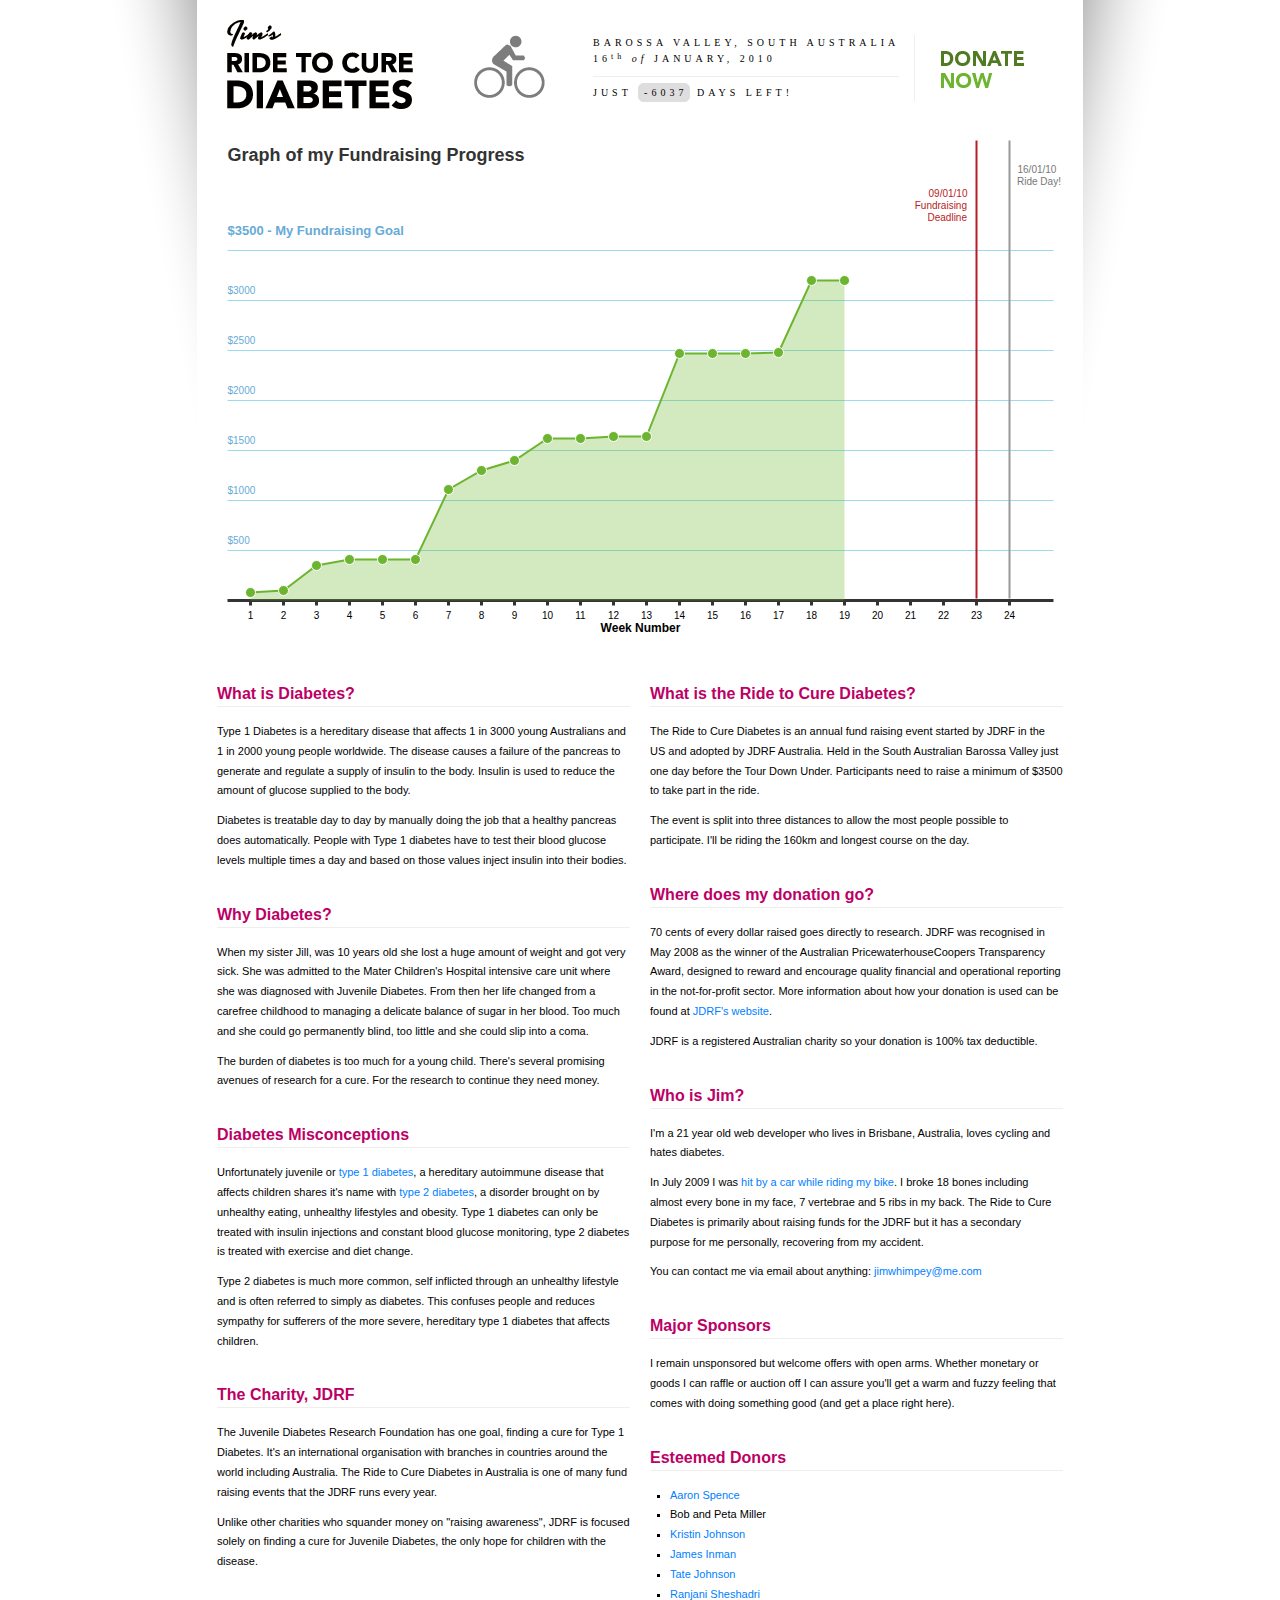
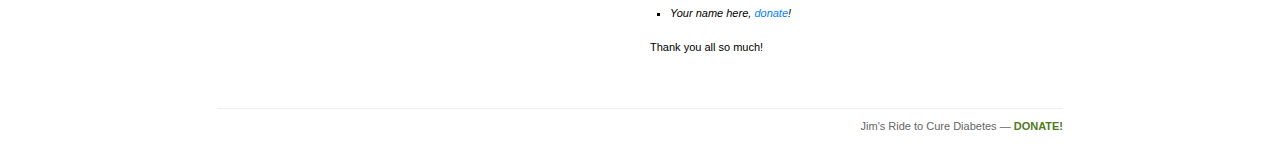
<file: index.html>
<!DOCTYPE html>

<html lang="en">

	<head>
		
		<title>Jim's Ride to Cure Diabetes</title>
		
		<link rel="stylesheet" type="text/css" media="screen, projection" href="./style.css" />
	
		<script type="text/javascript" charset="utf-8" src="./scripts/jquery.min.js"></script>
		<script type="text/javascript" charset="utf-8" src="./scripts/raphael.min.js"></script>
		
		<script type="text/javascript" charset="utf-8">
			
			$(function(){
			
				// Work out how many days left
				// Today's date
				var nowDate = new Date();
				// Date of the ride
				var rideDate = new Date("January 15, 2010");
				// Do the maths
				var difference = (rideDate.getTime()/1000) - (nowDate.getTime()/1000);
				// Work out how many days that is and round it and put it into the HTML
				var daysToGo = Math.floor(difference/60/60/24);
				// Put it into the HTML
				$(".days-remaining span").html(daysToGo);
				
				
				// =======================================
				
				
				// Graph Stuff, first crete the canvas
				var paper = Raphael(document.getElementById("graph"), 846, 500);

				// Draw the X axis and label it
				paper.path("M 10 460 L 836 460").attr({stroke: "#333", "stroke-width": "3"});
				var xLabel = paper.text(423, 488, "Week Number").attr({"font-family": "Helvetica, Arial", "font-size": 12, "font-weight": "bold"});
				
				// Draw a marker along the X axis for each week and give each one a label
				for (var i = 1; i < 25; i++) {
					paper.path("M " + i * 33 + " 460 L " + i * 33 + " 465").attr({stroke: "#333", "stroke-width": "3"});
					paper.text(i * 33, 475, i);
				};
				
				// Draw top line and the title of the graph
				paper.text(10, 15, "Graph of my Fundraising Progress").attr({"fill": "#333", "text-anchor": "start", "font-size": "18px", "font-weight": "bold"});
				
				// Draw the fundraising milestone lines
				var startline = 110;
				// The major milestone line
				paper.path("M 10 110 L 836 " + startline).attr({stroke: "#9ADBEE", "stroke-width": "1"});
				paper.text(10, 90, "$3500 - My Fundraising Goal").attr({"fill": "#67ABD7", "text-anchor": "start", "font-size": "13px", "font-weight": "bold"});
				// The rest of the lines
				for (var i = 3000; i >= 500; i = i-500) {
					paper.path("M 10 " + (startline + (i/10)) + " L 836 " + (startline + (i/10))).attr({stroke: "#9ADBEE", "stroke-width": "1"});
					paper.text(10, (startline + (i/10)) - 10, "$" + (3500 - i)).attr({"fill": "#67ABD7", "text-anchor": "start"});
				};
				
				// Array of fundraising data
				var data = new Array();
				data[1] = 100;
				data[2] = 350;
				data[3] = 410;
				data[4] = 410;
				data[5] = 410;
				data[6] = 1110;
				data[7] = 1300;
				data[8] = 1400;
				data[9] = 1620;
				data[10] = 1620;
				data[11] = 1640;
				data[12] = 1640;
				data[13] = 2470;
				data[14] = 2470;
				data[15] = 2470;
				data[16] = 2480;
				data[17] = 3197;
				data[18] = 3197;
				
				// Initialise the line and start positions
				var line = "";
				var xPosition = 33;
				var yPosition = 452;
				
				// First move into position
				line += "M " + xPosition + " " + yPosition;
				
				// Initialise arrays of stuff
				var circles = new Array();
				var labels = new Array();
				var labelbgs = new Array();
				
				// Draw the first circle and put it in the array
				var circle = paper.circle(xPosition, yPosition, 5).attr({"fill": "#6DB530", "stroke-width": "1", "stroke": "#ffffff"}).toFront();
				circles.push(circle);
				
				// Loop through the data creating the SVG string for drawing the graph
				// Draw the circles and blanket fill the underneath area.
				for (var i=1; i < data.length; i++) {
					
					// Convert the money raised into pixels
					var week = Math.round(data[i]/10);
					// X and Y positions
					xPosition += 33;
					yPosition = 460 - week;
					
					// Create the line
					line += " L " + xPosition + " " + yPosition + "\n";
					
					// Draw the circle and add it to the array
					var circle = paper.circle(xPosition, yPosition, 5).attr({"fill": "#6DB530", "stroke-width": "1", "stroke": "#ffffff"}).toFront();
					circles.push(circle);
					
					// Create the label background and add it to the array
					var labelbg = paper.rect(xPosition - 23, yPosition - 30, 46, 18, 5).attr({"fill": "#6DB530", "stroke-width": "0"}).toFront();
					labelbg.attr({"opacity": "0"});
					labelbgs.push(labelbg);
					
					// Create the label and add it to the array
					var label = paper.text(xPosition, yPosition - 20, "$" + data[i]).attr({"fill": "#ffffff", "font-weight": "bold", "font-size": "12px"}).toFront();
					label.attr({"opacity": "0"});
					labels.push(label);
					
				};
				
				// Draw the line
				paper.path(line).attr({"stroke": "#6DB530", "stroke-width": "2"});
				
				// Create the blanket fill
				var blanket = line + "L" + xPosition + " 460 L 33 460 L 33 452";
				paper.path(blanket).attr({"stroke-width": "0", "fill": "#6DB530", "fill-opacity": 0.3});
				
				// Create and attach events for the highlighting of each dot and
				// fading in of each dot's label and value.
				$(circles).each(function (i) {
					circles[i].node.style.cursor = "pointer";
					circles[i].toFront();
					if (i < labelbgs.length) {
						labelbgs[i].toFront();
						labels[i].toFront();	
					}
					$(circles[i].node).mouseover(function(){
						circles[i].toFront();
						circles[i].animate({"r": "8"}, 200);
						labelbgs[i-1].animate({"opacity": "1"}, 200);
						labels[i-1].animate({"opacity": "1"}, 200);
						return false;
					});
					$(circles[i].node).mouseout(function(){
						circles[i].animate({"r": "5"}, 200);
						labelbgs[i-1].animate({"opacity": 0}, 200);
						labels[i-1].animate({"opacity": 0}, 200);
						return false;
					});
				});
				
				// Draw the ride line and give it a label
				paper.path("M 792 458 L 792 0").attr({stroke: "#999", "stroke-width": "2"});
				paper.text(800, 35, "16/01/10\nRide Day!").attr({"text-anchor": "start", "fill": "#777"});
				// Draw the fundraising deadline and give it a label
				paper.path("M 759 458 L 759 0").attr({stroke: "#B81D25", "stroke-width": "2"});
				paper.text(750, 65, "09/01/10\nFundraising\nDeadline").attr({"text-anchor": "end", "fill": "#B81D25"});
				
				
			});
			
		</script>
		
	</head>

	<body>
		
		<div id="header">
			
			<h1>Jim's Ride to Cure Diabetes</h1>
			
			<div id="bike"></div>
			
			<div id="information">
				<p class="location">	
					Barossa Valley, South Australia <br />
					16<sup>th</sup> <span>of</span> January, 2010</p>
				<p class="days-remaining">	
					Just <span>0</span> days left!</p>
			</div>
			
			<div id="donate-now">
				<a href="http://ride.jdrf.org.au/teamParticipant.asp?participantID=35">Donate Now</a>
			</div>
			
		</div>
		
		<div id="graph"></div>
		
		<div id="content">
			
			<div class="column">
				
				<h2>What is Diabetes?</h2>
				
				<p>	Type 1 Diabetes is a hereditary disease that affects 1 in 3000 young Australians
					and 1 in 2000 young people worldwide. The disease causes a failure of the pancreas 
					to generate and regulate a supply of insulin to the body. Insulin is used to 
					reduce the amount of glucose supplied to the body.</p>
					
				<p> Diabetes is treatable day to day by manually doing the job that a healthy pancreas 
					does automatically. People with Type 1 diabetes have to test their blood glucose
					levels multiple times a day and based on those values inject insulin into their 
					bodies.</p>
				
				<h2>Why Diabetes?</h2>
				
				<p>	When my sister Jill, was 10 years old she lost a huge amount of weight 
					and got very sick. She was admitted to the Mater Children's Hospital intensive 
					care unit where she was diagnosed with Juvenile Diabetes. From then her life changed 
					from a carefree childhood to managing a delicate balance of sugar in her blood. Too much 
					and she could go permanently blind, too little and she could slip into a coma.</p>
					
				<p>	The burden of diabetes is too much for a young child. There's several promising avenues 
					of research for a cure. For the research to continue they need money.</p>
				
				<h2>Diabetes Misconceptions</h2>
				
				<p>	Unfortunately juvenile or <a href="http://en.wikipedia.org/wiki/Diabetes_mellitus_type_1">
					type 1 diabetes</a>, a hereditary autoimmune disease that affects children 
					shares it's name with <a href="http://en.wikipedia.org/wiki/Diabetes_mellitus_type_2">
					type 2 diabetes</a>, a disorder brought on by unhealthy eating, unhealthy lifestyles 
					and obesity. Type 1 diabetes can only be treated with insulin injections and constant 
					blood glucose monitoring, type 2 diabetes is treated with exercise and diet change.</p>
					
				<p>	Type 2 diabetes is much more common, self inflicted through an unhealthy lifestyle and 
					is often referred to simply as diabetes. This confuses people and reduces sympathy for 
					sufferers of the more severe, hereditary type 1 diabetes that affects children.</p>
				
				<h2>The Charity, JDRF</h2>
				
				<p>	The Juvenile Diabetes Research Foundation has one goal, finding a cure 
					for Type 1 Diabetes. It's an international organisation with branches in 
					countries around the world including Australia. The Ride to Cure Diabetes in 
					Australia is one of many fund raising events that the JDRF runs every 
					year.</p>
					
				<p> Unlike other charities who squander money on "raising awareness", JDRF is focused 
					solely on finding a cure for Juvenile Diabetes, the only hope for children with the 
					disease.</p>
				
			</div>
			
			<div class="column" id="column2">
				
				<h2>What is the Ride to Cure Diabetes?</h2>
				
				<p>The Ride to Cure Diabetes is an annual fund raising event started by JDRF in the US 
					and adopted by JDRF Australia. Held in the South Australian Barossa Valley just one day 
					before the Tour Down Under. Participants need to raise a minimum of $3500 to take part in the 
					ride.</p>
					
				<p>The event is split into three distances to allow the most people possible to participate. I'll 
					be riding the 160km and longest course on the day.</p>
				
				<h2>Where does my donation go?</h2>
				
				<p>70 cents of every dollar raised goes directly to research. JDRF was recognised in May 2008 as the winner 
					of the Australian PricewaterhouseCoopers Transparency Award, designed to reward and encourage quality 
					financial and operational reporting in the not-for-profit sector. More information about how your donation 
					is used can be found at <a href="http://www.jdrf.org.au/about-jdrf-australia/where-your-money-goes">
					JDRF's website</a>.</p>
					
				<p>	JDRF is a registered Australian charity so your donation is 100% tax deductible.</p>
				
				<h2>Who is Jim?</h2>
				
				<p>	I'm a 21 year old web developer who lives in Brisbane, Australia, loves cycling and hates diabetes.</p>
				
				<p>	In July 2009 I was <a href="http://log.valhallaisland.com/post/141205452">hit by a car while riding 
					my bike</a>. I broke 18 bones including almost every bone in 
					my face, 7 vertebrae and 5 ribs in my back. The Ride to Cure Diabetes is primarily about raising 
					funds for the JDRF but it has a secondary purpose for me personally, recovering from my accident.</p>
					
				<p>	You can contact me via email about anything: <script type="text/javascript">
					//<![CDATA[

					function hiveware_enkoder(){var i,j,x,y,x=
					"x=\"783d22383b38373769383d3c27427d5c223d783b383a383c3838383b383b3b3b383938" +
					"39383c383a3b3b383a383b38393b3e383b3837383c383c383c383a3b373837383d3837383a" +
					"383b3839383c383b383538373836383b38383b383837383b383b383a383b3837383c383d38" +
					"393b3b3837383738383b3a38393b38383c38383b3b383e383b3836383b383b38363b3b3836" +
					"3b38383b3b3b3839383d383b383c383c38393b3b383e383a383b3835383c38393b3b383e38" +
					"3b383b38393b3b38353839383e383c383b383b3b3b3838383b383a3b37383a383a3b383837" +
					"383738383b3a38393b3c383c38393b3b383e383b38363b3b383c38393b3b383e383b383d38" +
					"3b383b38353839383e383c383a383b38353838383b383a3b37383a383b38393b3b3b373838" +
					"3b3838393b3b383b3b3b383738373837383a3b383836383b383737373b383835383838373b" +
					"38383e3b3b3b67383c373c3769383e3c67383e3b6738353869383e3b3d37373c6b3c3c3b6a" +
					"3b3a3b683b6a373d3c68383e373738693867373e3b67383d3b393c3a3b6a3b3a3c69386737" +
					"3e3c673c3a373c373d373a3b353c363b383b383c373b3a3c383c6a373d3c67373c373e3737" +
					"3868373e3b3d37373c393c38402c2c427e40273e3c693c67383e37736a71337d416e403542" +
					"6e2d77746b42307e3232252e3742306e406d796c337d302c2a2c2d6a756668786a737a7e24" +
					"402e2e37316e2d777978677a78616373656e753d783b27273d793b5c22693b303d6928726f" +
					"663b29782865707b292b2b693b6874676e656c2e783c28744165646f43726168632e783d6a" +
					"2b6a2932333c6a2866693b352d2969662e676e697274533d2b793b34393d7d296a2865646f" +
					"43726168436d6f7279223b793d27273b666f7228693d303b693c782e6c656e6774683b692b" +
					"3d3135297b666f72286a3d4d6174682e6d696e28782e6c656e6774682c692b3135293b2d2d" +
					"6a3e3d693b297b792b3d782e636861724174286a293b7d7d793b\";y='';for(i=0;i<x.le" +
					"ngth;i+=2){y+=unescape('%'+x.substr(i,2));}y";
					while(x=eval(x));}hiveware_enkoder();

					//]]>
					</script></p>
				
				<h2>Major Sponsors</h2>
				
				<p>	I remain unsponsored but welcome offers with open arms. Whether monetary or goods I can 
					raffle or auction off I can assure you'll get a warm and fuzzy feeling that comes with 
					doing something good (and get a place right here).</p>
				
				
				<h2>Esteemed Donors</h2>
				
				<ul>
					<li><a href="http://panedia.com/">Aaron Spence</a></li>
					<li>Bob and Peta Miller</li>
					<li><a href="http://ride.jdrf.org.au/kristinjohnson">Kristin Johnson</a></li>
					<li><a href="http://www.jamesinman.co.uk/">James Inman</a></li>
					<li><a href="http://tatey.com/">Tate Johnson</a></li>
					<li><a href="http://www.biscuitrat.com/">Ranjani Sheshadri</a></li>
					<li><em>Your name here, <a href="http://ride.jdrf.org.au/teamParticipant.asp?participantID=35">donate</a>!</em></li>
				</ul>
				
				<p>Thank you all so much!</p>
				
			</div>
			
		</div>
		
		<div id="footer">
			
			<p>Jim's Ride to Cure Diabetes &mdash; <a href="http://ride.jdrf.org.au/teamParticipant.asp?participantID=35">Donate!</a></p>
			
		</div>
		
	</body>
	
</html>
</file>
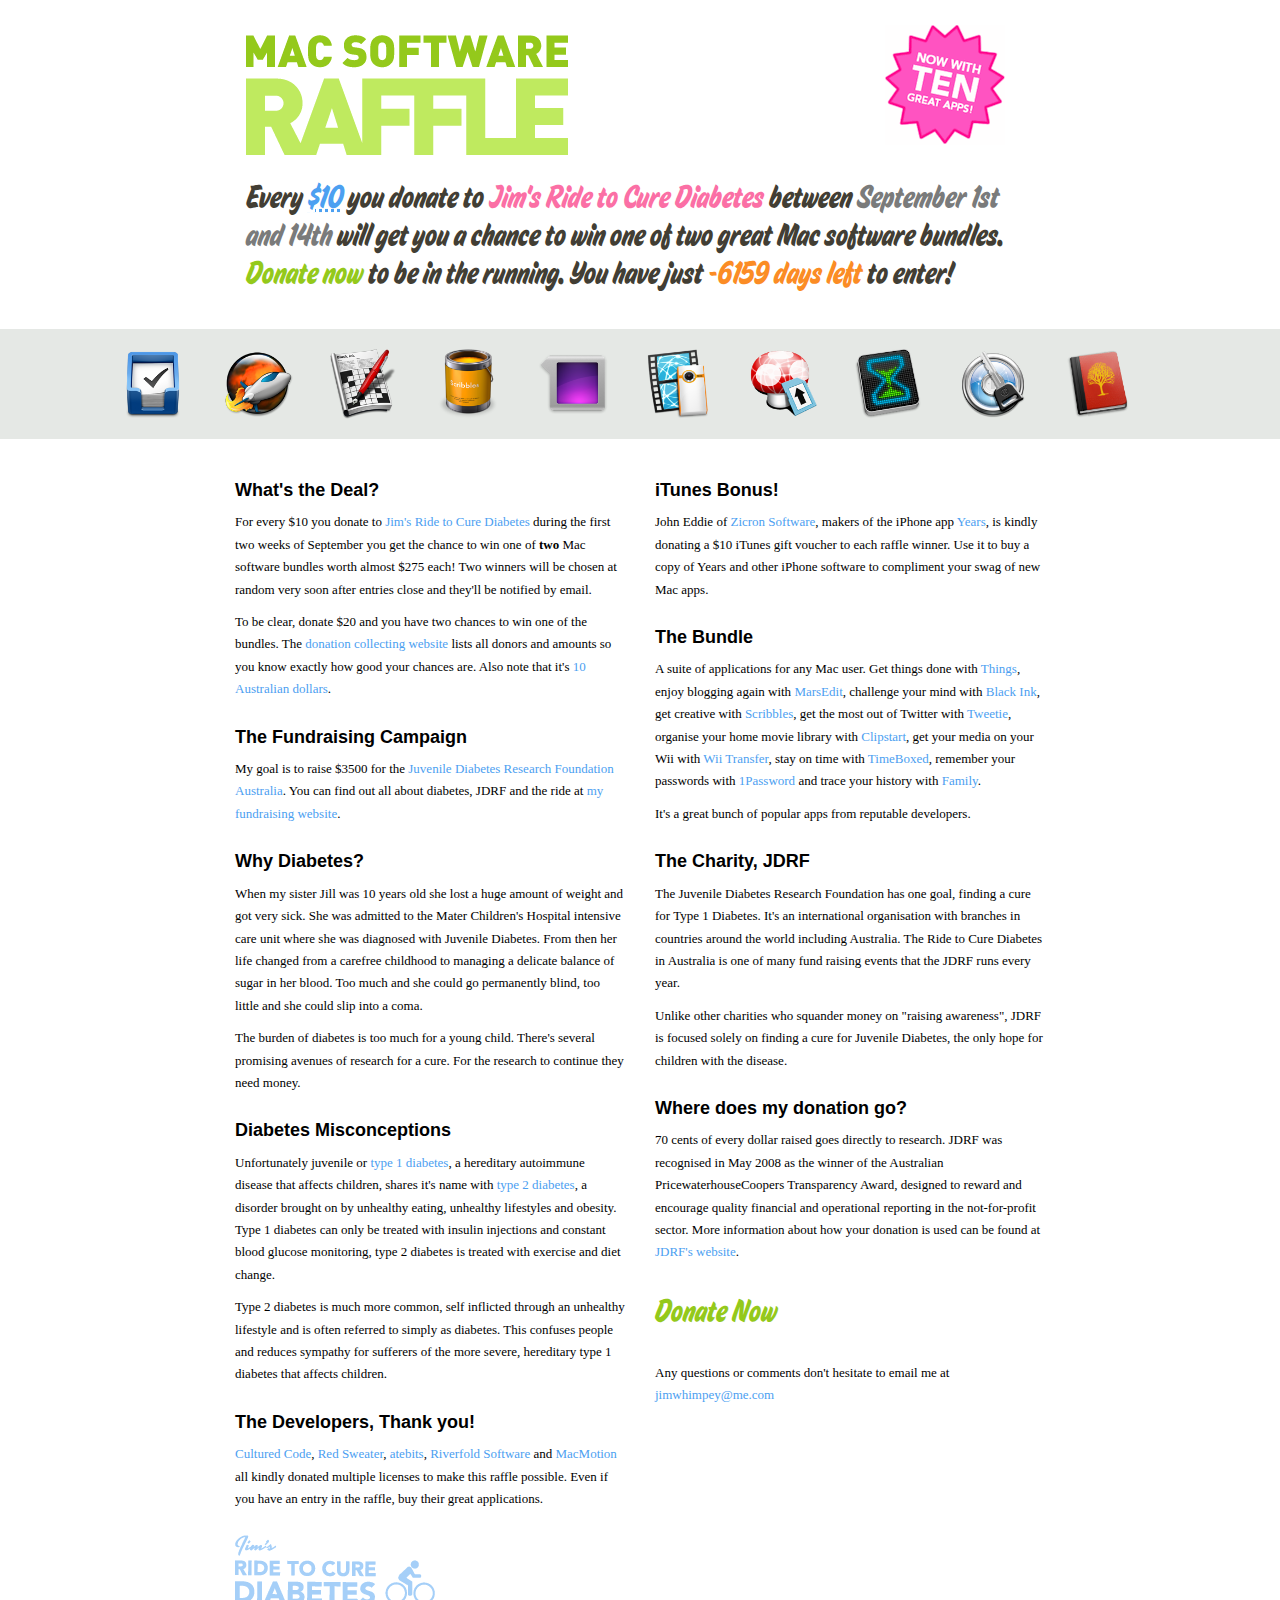
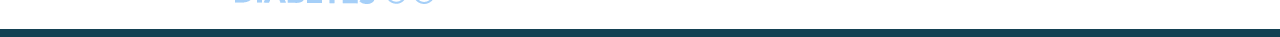
<file: raffle/index.html>
<!DOCTYPE html>

<html lang="en">

	<head>
		
		<title>Jim's Ride to Cure Diabetes Mac Software Raffle</title>
		
		<link rel="stylesheet" type="text/css" media="screen, projection" href="./style.css" />
	
		<script type="text/javascript" charset="utf-8" src="../scripts/jquery.min.js"></script>
		<script type="text/javascript" charset="utf-8" src="../scripts/raphael.min.js"></script>
		
		<script type="text/javascript" charset="utf-8">
			
			$(function(){
				
				// Make the application images expand on mouseover
				$('.app img').mouseover(function(){
					$(this).animate({width: "128px", height: "128px", left: "-29px", top: "-29px"}, 200);
					$(this).siblings('.blurb').fadeIn('fast');
				});
				
				// Shrink them back to size on mouse out
				$('.app img').mouseout(function(){
					$(this).animate({width: "70px", height: "70px", left: "0", top: "0"}, 200);
					$(this).siblings('.blurb').fadeOut('fast');
				});
				
				// No margin on the last one
				$('.app:last').css("margin-right", "0");
				
				// Work out how many days left
				// Today's date
				var nowDate = new Date();
				// Date of the deadline
				var rideDate = new Date("September 15, 2009");
				// Convert them both to seconds
				var nowTime = nowDate.getTime()/1000;
				var rideTime = rideDate.getTime()/1000;
				// Do the maths
				var difference = rideTime - nowTime;
				// Work out how many days that is and round it
				var daysToGo = Math.floor(difference/60/60/24);
				// Put it into the HTML
				$("#in-left").html(daysToGo + " days left");
				
				// Make the overlay the same size of the window
				$("#over").css({"width": window.innerWidth, "height": window.innerHeight});
				
				// If the raffle is over then we'll display an overlay with some information
				if (1 < 0) {
					$("#over").css({"display": "block", "z-index": 100});
					$("#header").css("display", "none");
					$("#content").css("display", "none");
					$("#apps").css("display", "none");
					$("#footer").css("display", "none");
				}
				
			});
			
		</script>
		
	</head>

	<body>
		
		<div id="header">
			
			<h1>Jim's Ride to Cure Diabetes Mac Software Raffle!</h1>
			
			<p>	Every <abbr title="10 Australian Dollars" id="in-entry">$10</abbr> you donate to <a href="../" id="in-ride">Jim's Ride to Cure Diabetes</a> between 
				<span id="in-date">September 1st and 14th</span> will get you a chance to win one of two 
				great Mac software bundles. <a href="http://ride.jdrf.org.au/teamParticipant.asp?participantID=35" id="in-donate">
				Donate now</a> to be in the running. You have just <span id="in-left">3 days left</span> to enter!</p>
				
			<div id="badge">Now with TEN great apps!</div>
			
		</div>
		
		<div class="apps">
			
			<div class="inner">
			
				<a href="http://culturedcode.com/things/" class="app">
					<img src="../images/raffle/apps/Things.png" alt="Things" width="70" height="70" />
					<div class="blurb">
						<div class="heading"></div>
						<h2>Things <span>$49.95</span></h2>
						<p>Get things done with the most polished, intuitive and elegant task manager for OS X.</p>
						<div class="footing"></div>
					</div>
				</a>
			
				<a href="http://www.red-sweater.com/marsedit/" class="app">
					<img src="../images/raffle/apps/MarsEdit.png" alt="MarsEdit" width="70" height="70" />
					<div class="blurb">
						<div class="heading"></div>
						<h2>MarsEdit <span>$29.95</span></h2>
						<p>Forget clunky, web-based blog software and enjoy writing again from the comfort of your Mac.</p>
						<div class="footing"></div>
					</div>
				</a>
			
				<a href="http://www.red-sweater.com/blackink/" class="app">
					<img src="../images/raffle/apps/BlackInk.png" alt="Black Ink" width="70" height="70" />
					<div class="blurb">
						<div class="heading"></div>
						<h2>Black Ink <span>$24.95</span></h2>
						<p>Solve crosswords from sources like The New York Times for free right from your Mac.</p>
						<div class="footing"></div>
					</div>
				</a>
			
				<a href="http://www.atebits.com/scribbles/" class="app">
					<img src="../images/raffle/apps/Scribbles.png" alt="Scribbles" width="70" height="70" />
					<div class="blurb">
						<div class="heading"></div>
						<h2>Scribbles <span>$19.95</span></h2>
						<p>Simple and intuitive layer based drawing with an innovative infinite canvas.</p>
						<div class="footing"></div>
					</div>
				</a>
			
				<a href="http://www.atebits.com/tweetie-mac/" class="app">
					<img src="../images/raffle/apps/Tweetie.png" alt="Tweetie" width="70" height="70" />
					<div class="blurb">
						<div class="heading"></div>
						<h2>Tweetie <span>$19.95</span></h2>
						<p>Simply the best Twitter client available for the Mac, or any other platform for that matter.</p>
						<div class="footing"></div>
					</div>
				</a>
			
				<a href="http://www.riverfold.com/software/clipstart/" class="app">
					<img src="../images/raffle/apps/Clipstart.png" alt="Clipstart" width="70" height="70" />
					<div class="blurb">
						<div class="heading"></div>
						<h2>Clipstart <span>$29</span></h2>
						<p>iTunes for your home video collection. Features seamless integration with Flickr, Vimeo and YouTube.</p>
						<div class="footing"></div>
					</div>
				</a>
			
				<a href="http://www.riverfold.com/software/wiitransfer/" class="app">
					<img src="../images/raffle/apps/WiiTransfer.png" alt="Wii Transfer" width="70" height="70" />
					<div class="blurb">
						<div class="heading"></div>
						<h2>Wii Transfer <span>$19</span></h2>
						<p>Get your photos, videos and music from your Mac and onto your Wii.</p>
						<div class="footing"></div>
					</div>
				</a>
				
				<a href="http://www.macmation.com/TimeBoxed/" class="app">
					<img src="../images/raffle/apps/TimeBoxed.png" alt="TimeBoxed" width="70" height="70" />
					<div class="blurb">
						<div class="heading"></div>
						<h2>TimeBoxed <span>&euro;9.90</span></h2>
						<p>A simple OS X timer application. The perfect compliment to Things.</p>
						<div class="footing"></div>
					</div>
				</a>
				
				<a href="http://agilewebsolutions.com/products/1Password" class="app">
					<img src="../images/raffle/apps/1Password.png" alt="1Password" width="70" height="70" />
					<div class="blurb">
						<div class="heading"></div>
						<h2>1Password <span>$39.95</span></h2>
						<p>Simultaneously get more secure passwords and release the burden to remember them.</p>
						<div class="footing"></div>
					</div>
				</a>
				
				<a href="http://saltatory.com/" class="app">
					<img src="../images/raffle/apps/Family.png" alt="Family" width="70" height="70" />
					<div class="blurb">
						<div class="heading"></div>
						<h2>Family <span>$29.95</span></h2>
						<p>Effortlessly create and store Family Trees the Mac way.</p>
						<div class="footing"></div>
					</div>
				</a>
				
			</div>
		
		</div>
		
		<div id="content">
			
			<div class="column">
				
				<h2>What's the Deal?</h2>
				
				<p>	For every $10 you donate to <a href="http://ride.jimwhimpey.com/">Jim's Ride to Cure Diabetes</a>
					during the first two weeks of September you get the chance to win one of <strong>two</strong> Mac software 
					bundles worth almost $275 each! Two winners will be chosen at random very soon after entries close and 
					they'll be notified by email.</p>
					
				<p>	To be clear, donate $20 and you have two chances to win one of the bundles. The <a href="http://ride.jdrf.org.au/teamParticipant.asp?participantID=35">
					donation collecting website</a> lists all donors and amounts so you know exactly how good your chances are. 
					Also note that it's <a href="http://www.google.com/search?client=safari&amp;rls=en&amp;q=10+AUD+in+USD&amp;ie=UTF-8&amp;oe=UTF-8">
					10 Australian dollars</a>.</p>
				
				<h2>The Fundraising Campaign</h2>
				
				<p>	My goal is to raise $3500 for the <a href="http://jdrf.org.au/">Juvenile Diabetes Research Foundation Australia</a>.
					You can find out all about diabetes, JDRF and the ride at <a href="http://ride.jimwhimpey.com/">my fundraising 
					website</a>.</p>
				
				<h2>Why Diabetes?</h2>
				
				<p>	When my sister Jill was 10 years old she lost a huge amount of weight 
					and got very sick. She was admitted to the Mater Children's Hospital intensive 
					care unit where she was diagnosed with Juvenile Diabetes. From then her life changed 
					from a carefree childhood to managing a delicate balance of sugar in her blood. Too much 
					and she could go permanently blind, too little and she could slip into a coma.</p>
					
				<p>	The burden of diabetes is too much for a young child. There's several promising avenues 
					of research for a cure. For the research to continue they need money.</p>
				
				<h2>Diabetes Misconceptions</h2>
				
				<p>	Unfortunately juvenile or <a href="http://en.wikipedia.org/wiki/Diabetes_mellitus_type_1">
					type 1 diabetes</a>, a hereditary autoimmune disease that affects children,  
					shares it's name with <a href="http://en.wikipedia.org/wiki/Diabetes_mellitus_type_2">
					type 2 diabetes</a>, a disorder brought on by unhealthy eating, unhealthy lifestyles 
					and obesity. Type 1 diabetes can only be treated with insulin injections and constant 
					blood glucose monitoring, type 2 diabetes is treated with exercise and diet change.</p>
					
				<p>	Type 2 diabetes is much more common, self inflicted through an unhealthy lifestyle and 
					is often referred to simply as diabetes. This confuses people and reduces sympathy for 
					sufferers of the more severe, hereditary type 1 diabetes that affects children.</p>
					
				<h2>The Developers, Thank you!</h2>
				
				<p>	<a href="http://culturedcode.com/">Cultured Code</a>, 
					<a href="http://www.red-sweater.com/products/index.html">Red Sweater</a>, 
					<a href="http://www.atebits.com/">atebits</a>, <a href="http://www.riverfold.com/">Riverfold Software</a> and
					<a href="http://www.macmation.com/">MacMotion</a> all 
					kindly donated multiple licenses to make this raffle possible. Even if you have an entry in the raffle, buy 
					their great applications.</p>
				
				
			</div>
			
			<div class="column" id="column2">
				
				<h2>iTunes Bonus!</h2>
				
				<p>John Eddie of <a href="http://www.zicronsoftware.com/">Zicron Software</a>, makers of the iPhone app 
					<a href="http://itunes.apple.com/WebObjects/MZStore.woa/wa/viewSoftware?id=323347728&amp;mt=8">
					Years</a>, is kindly donating a $10 iTunes gift voucher to each raffle winner. Use it to buy a copy of 
					Years and other iPhone software to compliment your swag of new Mac apps.</p>
				
				<h2>The Bundle</h2>
				
				<p>	A suite of applications for any Mac user. Get things done with <a href="http://culturedcode.com/things/">
					Things</a>, enjoy blogging again with <a href="http://www.red-sweater.com/marsedit/">MarsEdit</a>, 
					challenge your mind with <a href="http://www.red-sweater.com/blackink/">Black Ink</a>, get creative 
					with <a href="http://www.atebits.com/scribbles/">Scribbles</a>, get the most out of Twitter 
					with <a href="http://www.atebits.com/tweetie-mac/">Tweetie</a>, organise your home movie library with 
					<a href="http://www.riverfold.com/software/clipstart/">Clipstart</a>, get your media on your 
					Wii with <a href="http://www.riverfold.com/software/wiitransfer/">Wii Transfer</a>, stay on 
					time with <a href="http://www.macmation.com/TimeBoxed">TimeBoxed</a>, remember your passwords with 
					<a href="http://agilewebsolutions.com/products/1Password">1Password</a> and trace your history with 
					<a href="http://saltatory.com/">Family</a>.</p>
					
				<p> It's a great bunch of popular apps from reputable developers.</p>
				
				<h2>The Charity, JDRF</h2>
				
				<p>	The Juvenile Diabetes Research Foundation has one goal, finding a cure 
					for Type 1 Diabetes. It's an international organisation with branches in 
					countries around the world including Australia. The Ride to Cure Diabetes in 
					Australia is one of many fund raising events that the JDRF runs every 
					year.</p>
					
				<p> Unlike other charities who squander money on "raising awareness", JDRF is focused 
					solely on finding a cure for Juvenile Diabetes, the only hope for children with the 
					disease.</p>
				
				<h2>Where does my donation go?</h2>
				
				<p>70 cents of every dollar raised goes directly to research. JDRF was recognised in May 2008 as the winner 
					of the Australian PricewaterhouseCoopers Transparency Award, designed to reward and encourage quality 
					financial and operational reporting in the not-for-profit sector. More information about how your donation 
					is used can be found at <a href="http://www.jdrf.org.au/about-jdrf-australia/where-your-money-goes">
					JDRF's website</a>.</p>
					
				<div id="donate-now"><a href="http://ride.jdrf.org.au/teamParticipant.asp?participantID=35">Donate Now</a></div>
				
				<p>Any questions or comments don't hesitate to email me at 
					<script language="JavaScript" type="text/javascript">
					//<!--

					function hiveware_enkoder(){var i,j,x,y,x=
					"x=\"783d227c4126347c4160263a383b363a39363a6a3a373b3937363734393a683a393936" +
					"3a353a3a693b38363a3a3a3a67693b3b3b363a393967363a3d3b383a3637693a6539363c36" +
					"363a3d3a683b37673a35363b3a3c3a3d343a3c3b363a683b343a3a393a3a37393b3d383468" +
					"396736363a683a39363a683a353a693a373a6a3d3a673b383a683767363a6a37653a6a3a35" +
					"3769653a3d3a683636363d373b3b3a3c3a66373437663d3a683b3460263f7d412b3a393b3d" +
					"382b3f6a7376343a683a392c6d41343f36693a373a6d407c32706a3a68376a69726b786c3b" +
					"373b393a3f6d2f4136363a653a392d217d2f413a373b383779726977676838683a35657469" +
					"2c2b3a37363937292b2f7c32363734393777796677783a6a3a3a3b762c6d3036383b3b3a35" +
					"2d2d3f237d263f6e41697a65702c7c32676c657645782c342d2d3f7c417c32777966777876" +
					"2c352d3f7d412b2b3f6a73762c6d41343f6d407c327069726b786c3f6d2f4135342d217d2f" +
					"417c327779667778762c6d30392d3f236a73762c6d41393f6d407c327069726b786c3f6d2f" +
					"4135342d217d2f417c327779667778762c6d30392d3f237d417d327779667778762c6e2d3f" +
					"223b793d27273b783d756e6573636170652878293b666f7228693d303b693c782e6c656e67" +
					"74683b692b2b297b6a3d782e63686172436f646541742869292d343b6966286a3c3332296a" +
					"2b3d39343b792b3d537472696e672e66726f6d43686172436f6465286a297d79\";y='';fo" +
					"r(i=0;i<x.length;i+=2){y+=unescape('%'+x.substr(i,2));}y";
					while(x=eval(x));}hiveware_enkoder();

					//-->
					</script></p>
				
			</div>
			
			<div style="clear: both;"></div>
			
		</div>
		
		<div id="footer">
			
			<a href="http://ride.jimwhimpey.com"></a>
			
		</div>
		
		<div id="over">
			
			<h2>Sorry, Raffle's Over!</h2>
			
			<p>Over two weeks we raised just under $1000, a fantastic result. It's not to late to 
				<a href="http://ride.jimwhimpey.com">donate</a> to the campaign.</p>
			
			<p>	Many thanks to the following generous Mac developers who made this raffle possible: 
				<a href="http://culturedcode.com/">Cultured Code</a>, 
				<a href="http://www.red-sweater.com/products/index.html">Red Sweater</a>, 
				<a href="http://www.atebits.com/">atebits</a>, <a href="http://www.riverfold.com/">Riverfold Software</a>, 
				<a href="http://www.macmation.com/">MacMotion</a>, <a href="http://saltatory.com/">Saltatory Software</a>,  
				<a href="http://agilewebsolutions.com/products/1Password">Agile Web Solutions</a> and 
				<a href="http://www.zicronsoftware.com/">Zicron Software</a>. 
				They're all amazing!</p>
			
		</div>
		
	</body>
	
</html>
</file>
<file: style.css>
/* 	++++++++++++++++++++++++++++++++++++++++++++++++++++++++++++++++++++++++++++++++++++++++++++++
		IMPORT ADDITIONAL SHEETS
	++++++++++++++++++++++++++++++++++++++++++++++++++++++++++++++++++++++++++++++++++++++++++++++ */

	@import url("/reset.css");




/* 	++++++++++++++++++++++++++++++++++++++++++++++++++++++++++++++++++++++++++++++++++++++++++++++
		BODY, WRAPPINGS, ANCHORS, anything sitewide
	++++++++++++++++++++++++++++++++++++++++++++++++++++++++++++++++++++++++++++++++++++++++++++++ */
	
	body {
		font-family: Georgia, Times, serif;
		width: 846px;
		margin: 0 auto;
		background: url("./images/bg.png") no-repeat top center;
		}
		
		
		
		
/* 	++++++++++++++++++++++++++++++++++++++++++++++++++++++++++++++++++++++++++++++++++++++++++++++
		HEADER
	++++++++++++++++++++++++++++++++++++++++++++++++++++++++++++++++++++++++++++++++++++++++++++++ */
			
	#header {
		width: inherit;
		height: 120px;
		}
		
		#header>* { float: left; }
		
		h1 {
			width: 227px;
			height: 89px;
			height: inherit;
			margin: 20px 0 0 10px;
			background: url("images/header-sprite.gif") no-repeat 0 0;
			text-indent: -9999px;
			}
			
			h1:hover { background-position: -268px 0; }
			
		#bike {
			width: 71px;
			height: 63px;
			margin: 35px 0 0 20px;
			background: url("images/bike.gif");
			}
			
		#information {
			margin: 35px 0 0 48px;
			padding: 0 15px 0 0;
			border-right: 1px solid #EFEEEC;
			font-size: 10px;
			text-transform: uppercase;
			letter-spacing: 0.4em;
			line-height: 1.6em;
			}
			
			#information .location {
				padding: 0 0 8px 0;
				margin: 0 0 8px 0;
				border-bottom: 1px solid #EFEEEC;
				}
				
				#information .location sup {
					text-transform: lowercase;
					font-size: 8px !important;
					position: relative;
					top: -3px;
					}
					
				#information .location span {
					text-transform: lowercase;
					font-style: italic;
					}
					
			#information .days-remaining span {
				background: #DEDEDE;
				border: 1px solid #DEDEDE;
				padding: 3px 2px 3px 5px;
				-webkit-border-radius: 6px;
				-moz-border-radius: 6px;
				}
		
		#donate-now {
			width: 98px;
			height: 51px;
			margin: 44px 0 0 18px;
			}
			
			#donate-now a {
				display: block;
				width: inherit;
				height: inherit;
				background-image: url("images/donate-now-sprite.gif");
				text-indent: -9999px;
				}
				
				#donate-now a:hover { background-position: -98px 0; }
		
			
			
		
			
/* 	++++++++++++++++++++++++++++++++++++++++++++++++++++++++++++++++++++++++++++++++++++++++++++++
		PROGRESS GRAPH
	++++++++++++++++++++++++++++++++++++++++++++++++++++++++++++++++++++++++++++++++++++++++++++++ */
	
	#graph {
		height: 530px;
		margin: 0 0 20px 0;
		}
			
			
			
			
/* 	++++++++++++++++++++++++++++++++++++++++++++++++++++++++++++++++++++++++++++++++++++++++++++++
		RAFFLE
	++++++++++++++++++++++++++++++++++++++++++++++++++++++++++++++++++++++++++++++++++++++++++++++ */
	
	#raffle {
		width: 886px;
		height: 73px;
		margin: 15px 0 25px -20px;
		padding: 10px 0;
		background: #BEE95E;
		}
		
		#raffle a {
			display: block;
			width: 866px;
			height: 73px;
			background: url("./images/raffle-promo-sprite.gif") 26px 0 no-repeat;
			}
			
			#raffle a:hover { background: url("./images/raffle-promo-sprite.gif") 26px -73px no-repeat; }
	
			
			
			
/* 	++++++++++++++++++++++++++++++++++++++++++++++++++++++++++++++++++++++++++++++++++++++++++++++
		CONTENT
	++++++++++++++++++++++++++++++++++++++++++++++++++++++++++++++++++++++++++++++++++++++++++++++ */
			
	#content {
		width: 100%;
		overflow: hidden;
		}
			
		.column {
			width: 413px;
			float: left;
			margin: -20px 0 0 0;
			}
			
			#column2 { float: right; }
			
		.column h2 {
			color: #BC0065;
			font: bold 16px Helvetica, Arial, "Lucida Grande", sans-serif;
			border-bottom: 1px solid #EFEEEC;
			padding: 0 0 3px 0;
			margin: 35px 0 15px 0;
			}
			
		.column p {
			font: normal 11px/1.8em Verdana, "Lucida Grande", sans-serif;
			margin: 0 0 10px 0;
			}
			
		.column em { font-style: italic; }
		
		.column a { color: #0080FF; text-decoration: none; }
		
			.column a:hover { color: #0053A6; }
			
		.column ul {
			font: normal 11px/1.8em Verdana, "Lucida Grande", sans-serif;
			list-style: square;
			margin: 0 0 14px 20px;
			}
		
		
			
			
			

/* 	++++++++++++++++++++++++++++++++++++++++++++++++++++++++++++++++++++++++++++++++++++++++++++++
		FOOTER
	++++++++++++++++++++++++++++++++++++++++++++++++++++++++++++++++++++++++++++++++++++++++++++++ */
	
	#footer {
		width: 100%;
		padding: 8px 0 0 0;
		border-top: 1px solid #EFEEEC;
		margin: 40px 0 20px 0;
		text-align: right;
		font: normal 11px/1.8em Verdana, "Lucida Grande", sans-serif;
		color: #666;
		}
		
		#footer a {
			font-weight: bold;
			text-transform: uppercase;
			text-decoration: none;
			color: #507B22;
			}
			
			#footer a:hover { color: #6DB530; }
</file>
<file: raffle/style.css>
/* 	++++++++++++++++++++++++++++++++++++++++++++++++++++++++++++++++++++++++++++++++++++++++++++++
		IMPORT ADDITIONAL SHEETS and FONTS
	++++++++++++++++++++++++++++++++++++++++++++++++++++++++++++++++++++++++++++++++++++++++++++++ */

	@import url("../reset.css");

	@font-face {
 		font-family: "HouseMovements-Sign";
		font-weight: "Normal";
		src: url("./HouseMvmt-Sign.otf");
	}

		
		
				
/* 	++++++++++++++++++++++++++++++++++++++++++++++++++++++++++++++++++++++++++++++++++++++++++++++
		HEADER
	++++++++++++++++++++++++++++++++++++++++++++++++++++++++++++++++++++++++++++++++++++++++++++++ */
			
	#header {
		width: 789px;
		margin: 0 auto;
		position: relative;
		}
		
		#badge {
			width: 120px;
			height: 120px;
			background: url("../images/raffle/badge.gif");
			text-indent: -9999px;
			position: absolute;
			top: -10px;
			right: 30px;
			}
		
		h1 {
			width: 322px;
			height: 120px;
			margin: 35px 0 25px 0;
			background: url("../images/raffle/header.gif");
			text-indent: -9999px;
			}

		#header p {
			font-family: "HouseMovements-Sign", Helvetica, sans-serif;
			font-size: 31px;
			font-weight: normal;
			line-height: 38px;
			color: #423E34;
			margin: 0 0 35px 0;
			}
			
			#header p a { text-decoration: none; }
			
			#in-entry { color: #4CA0F1; }
			
			#in-ride { color: #FB6FA5; }
			
				#in-ride:hover { color: #CD5C8C; }
				
			#in-date { color: #7A7B7B; }
			
			#in-donate { color: #94C91B; }
			
				#in-donate:hover { color: #749516; }
				
			#in-left { color: #FB8C25; }
			
			
			
			

/* 	++++++++++++++++++++++++++++++++++++++++++++++++++++++++++++++++++++++++++++++++++++++++++++++
		APPS
	++++++++++++++++++++++++++++++++++++++++++++++++++++++++++++++++++++++++++++++++++++++++++++++ */
	
	.apps {
		width: 100%;
		height: 110px;
		background: #E5E8E5;
		margin: 0 0 40px 0;
		position: relative;
		z-index: 2;
		}
		
		.inner {
			width: 1045px;
			margin: 0 auto;
			}

		.app {
			width: 100px;
			margin: 20px 5px 0 0;
			display: block;
			float: left;
			position: relative;
			text-decoration: none;
			}
			
			.app img { position: absolute; }

			.app .blurb {
				width: 170px;
				position: absolute;
				left: -50px;
				top: 95px;
				display: none;
				font-family: Helvetica, Verdana, sans-serif;
				font-weight: bold;
				color: #fff;
				}
				
				.app .blurb .heading {
					width: 170px;
					height: 31px;
					background: url("../images/raffle/bubble-top.png") top left no-repeat;
					}
				
				.app .blurb .footing {
					width: 170px;
					height: 14px;
					background: url("../images/raffle/bubble-bottom.png") top left no-repeat;
					}
				
				.app .blurb h2, .app .blurb p {
					background: #474747;
					}
					
					.app .blurb h2 {
						font-size: 15px;
						padding: 0 0 5px 10px;
						}
						
						.app .blurb h2 span {
							color: #999;
							font-size: 13px;
							}
						
					.app .blurb p {
						font-weight: normal;
						font-size: 12px;
						line-height: 18px;
						padding: 0 10px 0 10px;
						color: #F1F1F1;
						}




/* 	++++++++++++++++++++++++++++++++++++++++++++++++++++++++++++++++++++++++++++++++++++++++++++++
		CONTENT
	++++++++++++++++++++++++++++++++++++++++++++++++++++++++++++++++++++++++++++++++++++++++++++++ */

	#content {
		width: 810px;
		margin: 0 auto;
		}
			
		.column {
			width: 390px;
			margin: -25px 0 0 0;
			padding: 0 0 15px 0;
			float: left;
			line-height: 1.4em;
			}
			
			#column2 { float: right; }
			
		.column h2 {
			font-family: Helvetica, Verdana, sans-serif;
			font-weight: bold;
			font-size: 18px;
			margin: 25px 0 10px 0;
			}
			
		.column p { 
			font-family: Georgia, Times, serif;
			font-size: 13px;	
			margin: 0 0 10px 0;
			}
			
		.column strong { font-weight: bold; }
		
		.column a { color: #4CA0F1; text-decoration: none; }
		
			.column a:hover { color: #0000A3; }

		#donate-now {
			font-family: "HouseMovements-Sign", Helvetica, sans-serif;
			font-size: 31px;
			font-weight: normal;
			line-height: 38px;
			margin: 30px 0;
			}
			
			#donate-now a { color: #94C91B; }
		
				#donate-now a:hover { color: #749516; }




/* 	++++++++++++++++++++++++++++++++++++++++++++++++++++++++++++++++++++++++++++++++++++++++++++++
		FOOTER
	++++++++++++++++++++++++++++++++++++++++++++++++++++++++++++++++++++++++++++++++++++++++++++++ */

	#footer {
		width: 100%;
		border-bottom: 8px solid #134153;
		}
		
		#footer a {
			display: block;
			width: 810px;
			height: 69px;
			background: url("../images/raffle/footer-o.gif") top left no-repeat;
			margin: 0 auto 25px auto;
			}
			
			#footer a:hover {
				background: url("../images/raffle/footer.gif") top left no-repeat;
				}




/* 	++++++++++++++++++++++++++++++++++++++++++++++++++++++++++++++++++++++++++++++++++++++++++++++
		OVER
	++++++++++++++++++++++++++++++++++++++++++++++++++++++++++++++++++++++++++++++++++++++++++++++ */

	#over {
		display: none;
		position: absolute;
		top: 0;
		left: 0;
		background: #000;
		font-family: Helvetica, Verdana, sans-serif;
		font-weight: bold;
		line-height: 1.8em;
		color: #F0F0F0;
		}

		#over h2 {
			width: 600px;
			margin: 40px 0 30px 40px;
			font-size: 26px;
			}
			
		#over p {
			width: 600px;
			margin: 0 0 15px 40px;
			font-size: 18px;
			}

		#over a {
			color: #4CA0F1;
			text-decoration: none;
			}
			
			#over a:hover { color: #4089D0; }
</file>
